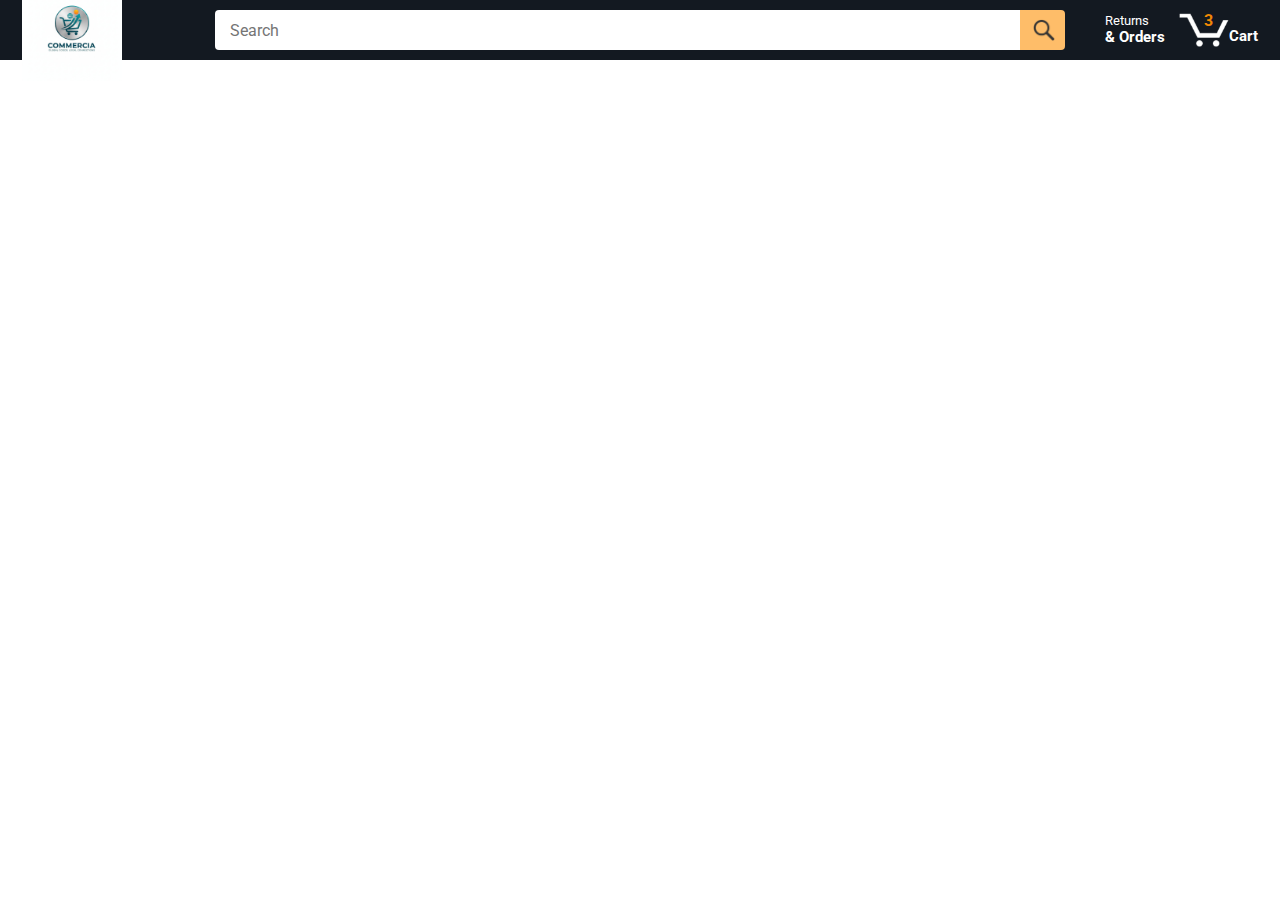
<file: index.html>
<!DOCTYPE html>
<html>
  <head>
    <title>Amazon Project</title>

    <!-- This code is needed for responsive design to work.
      (Responsive design = make the website look good on
      smaller screen sizes like a phone or a tablet). -->
    <meta name="viewport" content="width=device-width, initial-scale=1">

    <!-- Load a font called Roboto from Google Fonts. -->
    <link rel="preconnect" href="https://fonts.googleapis.com">
    <link rel="preconnect" href="https://fonts.gstatic.com" crossorigin>
    <link href="https://fonts.googleapis.com/css2?family=Roboto:wght@400;500;700&display=swap" rel="stylesheet">

    <!-- Here are the CSS files for this page. -->
    <link rel="stylesheet" href="styles/shared/general.css">
    <link rel="stylesheet" href="styles/shared/amazon-header.css">
    <link rel="stylesheet" href="styles/pages/amazon.css">
  </head>
  <body>
    <div class="amazon-header">
      <div class="amazon-header-left-section">
        <a href="amazon.html" class="header-link">
          <img class="amazon-logo"
            src="images/vijeth.jpg">
          <img class="amazon-mobile-logo"
            src="images/amazon-mobile-logo-white.png">
        </a>
      </div>

      <div class="amazon-header-middle-section">
        <input class="search-bar" type="text" placeholder="Search">

        <button class="search-button">
          <img class="search-icon" src="images/icons/search-icon.png">
        </button>
      </div>

      <div class="amazon-header-right-section">
        <a class="orders-link header-link" href="orders.html">
          <span class="returns-text">Returns</span>
          <span class="orders-text">& Orders</span>
        </a>

        <a class="cart-link header-link" href="checkout.html">
          <img class="cart-icon" src="images/icons/cart-icon.png">
          <div class="cart-quantity js-cart-quantity">3</div>
          <div class="cart-text">Cart</div>
        </a>
      </div>
    </div>
    
    <div class="main">
      <div class="products-grid js-products-grid">     
      </div>
    </div>
    <script type="module" src="Scripts/Amazon.js"></script>
  </body>
</html>
</file>
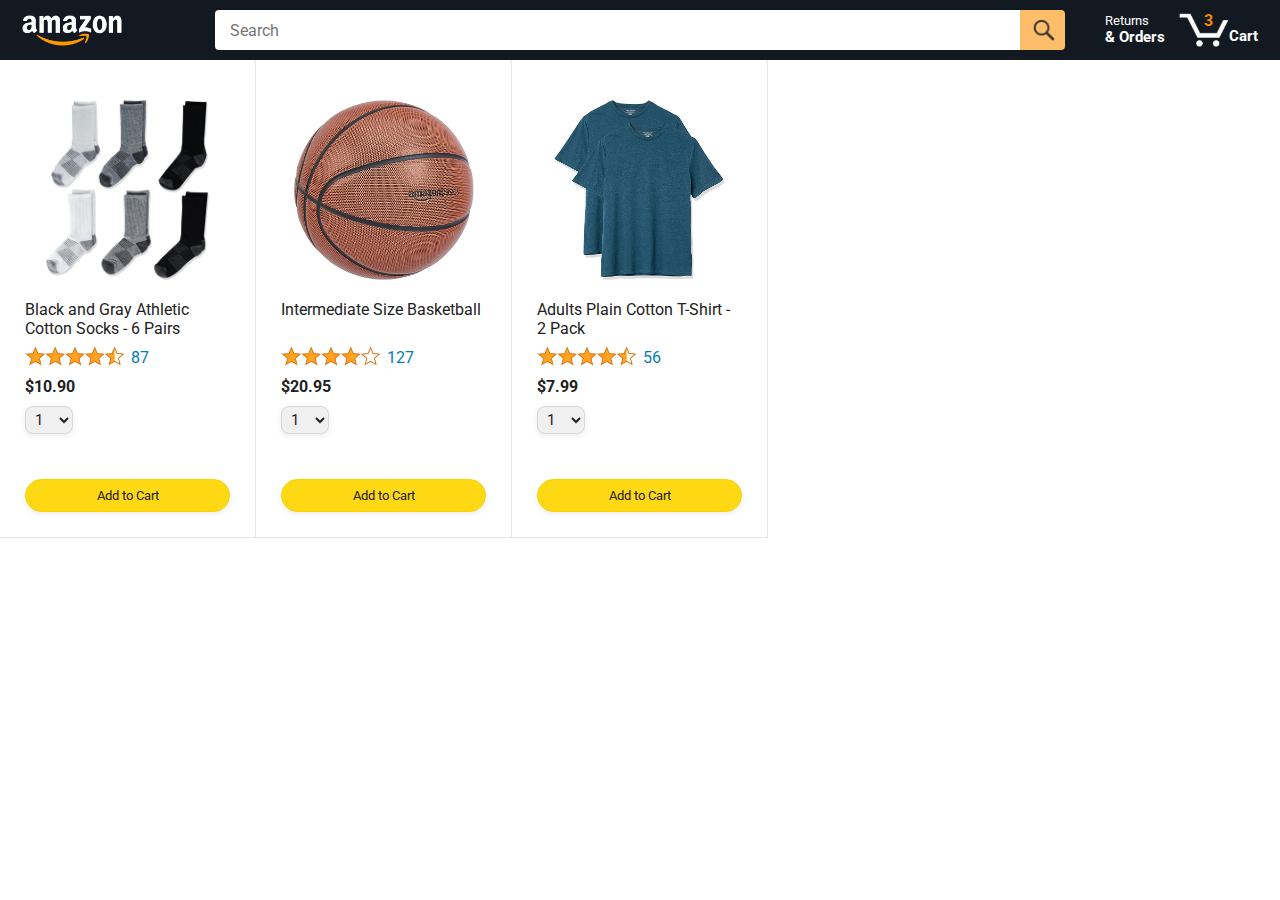
<file: amazon.html>
<!DOCTYPE html>
<html>
  <head>
    <title>Amazon Project</title>

    <!-- This code is needed for responsive design to work.
      (Responsive design = make the website look good on
      smaller screen sizes like a phone or a tablet). -->
    <meta name="viewport" content="width=device-width, initial-scale=1">

    <!-- Load a font called Roboto from Google Fonts. -->
    <link rel="preconnect" href="https://fonts.googleapis.com">
    <link rel="preconnect" href="https://fonts.gstatic.com" crossorigin>
    <link href="https://fonts.googleapis.com/css2?family=Roboto:wght@400;500;700&display=swap" rel="stylesheet">

    <!-- Here are the CSS files for this page. -->
    <link rel="stylesheet" href="styles/shared/general.css">
    <link rel="stylesheet" href="styles/shared/amazon-header.css">
    <link rel="stylesheet" href="styles/pages/amazon.css">
  </head>
  <body>
    <div class="amazon-header">
      <div class="amazon-header-left-section">
        <a href="amazon.html" class="header-link">
          <img class="amazon-logo"
            src="images/amazon-logo-white.png">
          <img class="amazon-mobile-logo"
            src="images/amazon-mobile-logo-white.png">
        </a>
      </div>

      <div class="amazon-header-middle-section">
        <input class="search-bar" type="text" placeholder="Search">

        <button class="search-button">
          <img class="search-icon" src="images/icons/search-icon.png">
        </button>
      </div>

      <div class="amazon-header-right-section">
        <a class="orders-link header-link" href="orders.html">
          <span class="returns-text">Returns</span>
          <span class="orders-text">& Orders</span>
        </a>

        <a class="cart-link header-link" href="checkout.html">
          <img class="cart-icon" src="images/icons/cart-icon.png">
          <div class="cart-quantity">3</div>
          <div class="cart-text">Cart</div>
        </a>
      </div>
    </div>
    
    <div class="main">
      <div class="products-grid">
        <div class="product-container">
          <div class="product-image-container">
            <img class="product-image"
              src="images/products/athletic-cotton-socks-6-pairs.jpg">
          </div>

          <div class="product-name limit-text-to-2-lines">
            Black and Gray Athletic Cotton Socks - 6 Pairs
          </div>

          <div class="product-rating-container">
            <img class="product-rating-stars"
              src="images/ratings/rating-45.png">
            <div class="product-rating-count link-primary">
              87
            </div>
          </div>

          <div class="product-price">
            $10.90
          </div>

          <div class="product-quantity-container">
            <select>
              <option selected value="1">1</option>
              <option value="2">2</option>
              <option value="3">3</option>
              <option value="4">4</option>
              <option value="5">5</option>
              <option value="6">6</option>
              <option value="7">7</option>
              <option value="8">8</option>
              <option value="9">9</option>
              <option value="10">10</option>
            </select>
          </div>

          <div class="product-spacer"></div>

          <div class="added-to-cart">
            <img src="images/icons/checkmark.png">
            Added
          </div>

          <button class="add-to-cart-button button-primary">
            Add to Cart
          </button>
        </div>

        <div class="product-container">
          <div class="product-image-container">
            <img class="product-image"
              src="images/products/intermediate-composite-basketball.jpg">
          </div>

          <div class="product-name limit-text-to-2-lines">
            Intermediate Size Basketball
          </div>

          <div class="product-rating-container">
            <img class="product-rating-stars"
              src="images/ratings/rating-40.png">
            <div class="product-rating-count link-primary">
              127
            </div>
          </div>

          <div class="product-price">
            $20.95
          </div>

          <div class="product-quantity-container">
            <select>
              <option selected value="1">1</option>
              <option value="2">2</option>
              <option value="3">3</option>
              <option value="4">4</option>
              <option value="5">5</option>
              <option value="6">6</option>
              <option value="7">7</option>
              <option value="8">8</option>
              <option value="9">9</option>
              <option value="10">10</option>
            </select>
          </div>

          <div class="product-spacer"></div>

          <div class="added-to-cart">
            <img src="images/icons/checkmark.png">
            Added
          </div>

          <button class="add-to-cart-button button-primary">
            Add to Cart
          </button>
        </div>

        <div class="product-container">
          <div class="product-image-container">
            <img class="product-image"
              src="images/products/adults-plain-cotton-tshirt-2-pack-teal.jpg">
          </div>

          <div class="product-name limit-text-to-2-lines">
            Adults Plain Cotton T-Shirt - 2 Pack
          </div>

          <div class="product-rating-container">
            <img class="product-rating-stars"
              src="images/ratings/rating-45.png">
            <div class="product-rating-count link-primary">
              56
            </div>
          </div>

          <div class="product-price">
            $7.99
          </div>

          <div class="product-quantity-container">
            <select>
              <option selected value="1">1</option>
              <option value="2">2</option>
              <option value="3">3</option>
              <option value="4">4</option>
              <option value="5">5</option>
              <option value="6">6</option>
              <option value="7">7</option>
              <option value="8">8</option>
              <option value="9">9</option>
              <option value="10">10</option>
            </select>
          </div>

          <div class="product-spacer"></div>

          <div class="added-to-cart">
            <img src="images/icons/checkmark.png">
            Added
          </div>

          <button class="add-to-cart-button button-primary">
            Add to Cart
          </button>
        </div>
      </div>
    </div>
  </body>
</html>
</file>
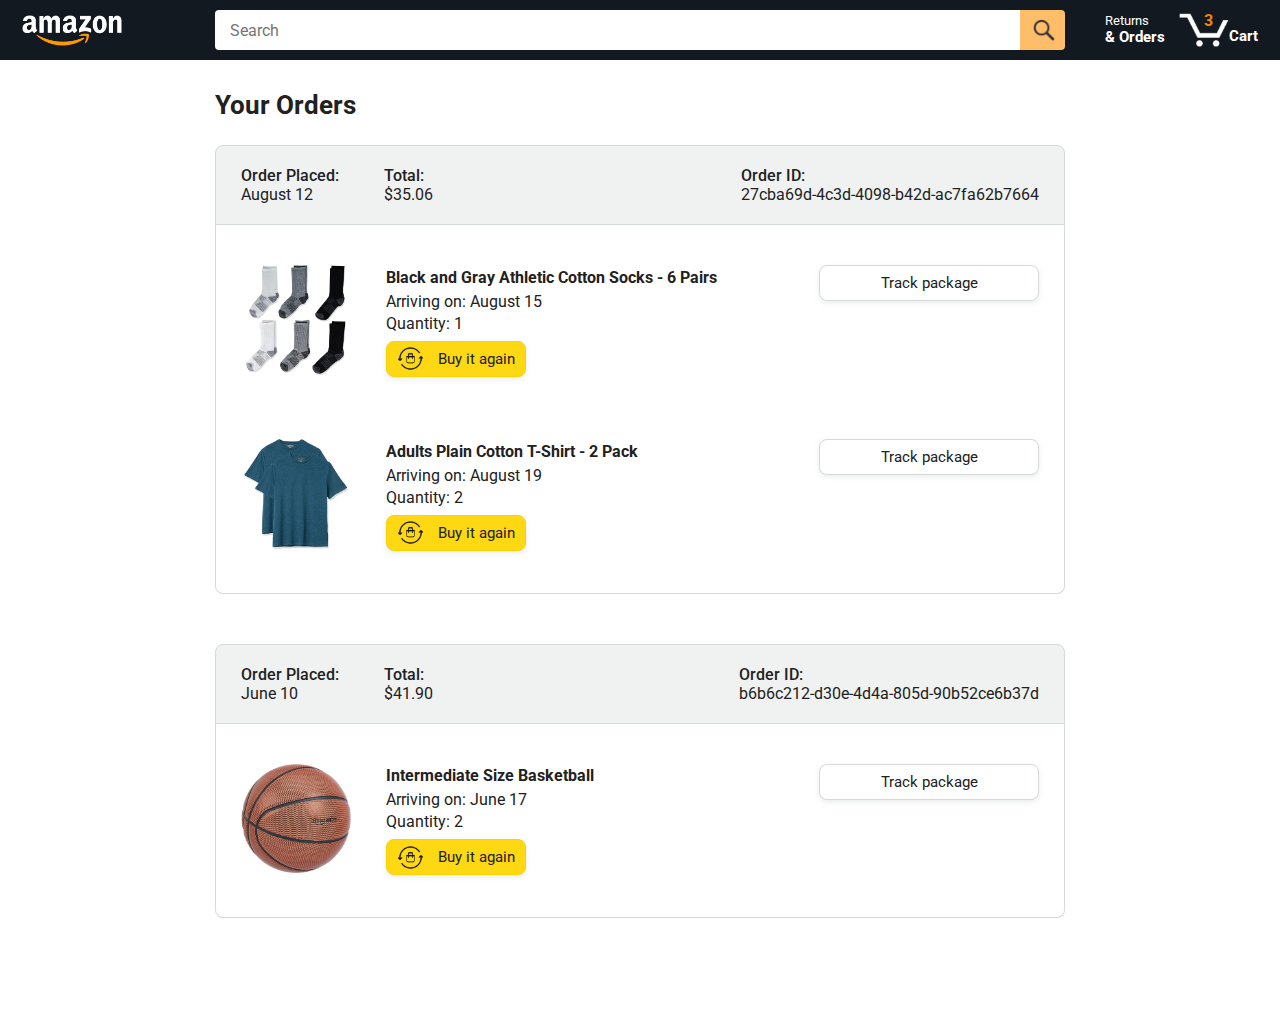
<file: orders.html>
<!DOCTYPE html>
<html>
  <head>
    <title>Orders</title>

    <!-- This code is needed for responsive design to work.
      (Responsive design = make the website look good on
      smaller screen sizes like a phone or a tablet). -->
    <meta name="viewport" content="width=device-width, initial-scale=1">

    <!-- Load a font called Roboto from Google Fonts. -->
    <link rel="preconnect" href="https://fonts.googleapis.com">
    <link rel="preconnect" href="https://fonts.gstatic.com" crossorigin>
    <link href="https://fonts.googleapis.com/css2?family=Roboto:wght@400;500;700&display=swap" rel="stylesheet">

    <!-- Here are the CSS files for this page. -->
    <link rel="stylesheet" href="styles/shared/general.css">
    <link rel="stylesheet" href="styles/shared/amazon-header.css">
    <link rel="stylesheet" href="styles/pages/orders.css">
  </head>
  <body>
    <div class="amazon-header">
      <div class="amazon-header-left-section">
        <a href="amazon.html" class="header-link">
          <img class="amazon-logo"
            src="images/amazon-logo-white.png">
          <img class="amazon-mobile-logo"
            src="images/amazon-mobile-logo-white.png">
        </a>
      </div>

      <div class="amazon-header-middle-section">
        <input class="search-bar" type="text" placeholder="Search">

        <button class="search-button">
          <img class="search-icon" src="images/icons/search-icon.png">
        </button>
      </div>

      <div class="amazon-header-right-section">
        <a class="orders-link header-link" href="orders.html">
          <span class="returns-text">Returns</span>
          <span class="orders-text">& Orders</span>
        </a>

        <a class="cart-link header-link" href="checkout.html">
          <img class="cart-icon" src="images/icons/cart-icon.png">
          <div class="cart-quantity">3</div>
          <div class="cart-text">Cart</div>
        </a>
      </div>
    </div>

    <div class="main">
      <div class="page-title">Your Orders</div>

      <div class="orders-grid">
        <div class="order-container">
          
          <div class="order-header">
            <div class="order-header-left-section">
              <div class="order-date">
                <div class="order-header-label">Order Placed:</div>
                <div>August 12</div>
              </div>
              <div class="order-total">
                <div class="order-header-label">Total:</div>
                <div>$35.06</div>
              </div>
            </div>

            <div class="order-header-right-section">
              <div class="order-header-label">Order ID:</div>
              <div>27cba69d-4c3d-4098-b42d-ac7fa62b7664</div>
            </div>
          </div>

          <div class="order-details-grid">
            <div class="product-image-container">
              <img src="images/products/athletic-cotton-socks-6-pairs.jpg">
            </div>

            <div class="product-details">
              <div class="product-name">
                Black and Gray Athletic Cotton Socks - 6 Pairs
              </div>
              <div class="product-delivery-date">
                Arriving on: August 15
              </div>
              <div class="product-quantity">
                Quantity: 1
              </div>
              <button class="buy-again-button button-primary">
                <img class="buy-again-icon" src="images/icons/buy-again.png">
                <span class="buy-again-message">Buy it again</span>
              </button>
            </div>

            <div class="product-actions">
              <a href="tracking.html">
                <button class="track-package-button button-secondary">
                  Track package
                </button>
              </a>
            </div>

            <div class="product-image-container">
              <img src="images/products/adults-plain-cotton-tshirt-2-pack-teal.jpg">
            </div>

            <div class="product-details">
              <div class="product-name">
                Adults Plain Cotton T-Shirt - 2 Pack
              </div>
              <div class="product-delivery-date">
                Arriving on: August 19
              </div>
              <div class="product-quantity">
                Quantity: 2
              </div>
              <button class="buy-again-button button-primary">
                <img class="buy-again-icon" src="images/icons/buy-again.png">
                <span class="buy-again-message">Buy it again</span>
              </button>
            </div>

            <div class="product-actions">
              <a href="tracking.html">
                <button class="track-package-button button-secondary">
                  Track package
                </button>
              </a>
            </div>
          </div>
        </div>

        <div class="order-container">

          <div class="order-header">
            <div class="order-header-left-section">
              <div class="order-date">
                <div class="order-header-label">Order Placed:</div>
                <div>June 10</div>
              </div>
              <div class="order-total">
                <div class="order-header-label">Total:</div>
                <div>$41.90</div>
              </div>
            </div>

            <div class="order-header-right-section">
              <div class="order-header-label">Order ID:</div>
              <div>b6b6c212-d30e-4d4a-805d-90b52ce6b37d</div>
            </div>
          </div>

          <div class="order-details-grid">
            <div class="product-image-container">
              <img src="images/products/intermediate-composite-basketball.jpg">
            </div>

            <div class="product-details">
              <div class="product-name">
                Intermediate Size Basketball
              </div>
              <div class="product-delivery-date">
                Arriving on: June 17
              </div>
              <div class="product-quantity">
                Quantity: 2
              </div>
              <button class="buy-again-button button-primary">
                <img class="buy-again-icon" src="images/icons/buy-again.png">
                <span class="buy-again-message">Buy it again</span>
              </button>
            </div>

            <div class="product-actions">
              <a href="tracking.html">
                <button class="track-package-button button-secondary">
                  Track package
                </button>
              </a>
            </div>
          </div>
        </div>
      </div>
    </div>
  </body>
</html>
</file>
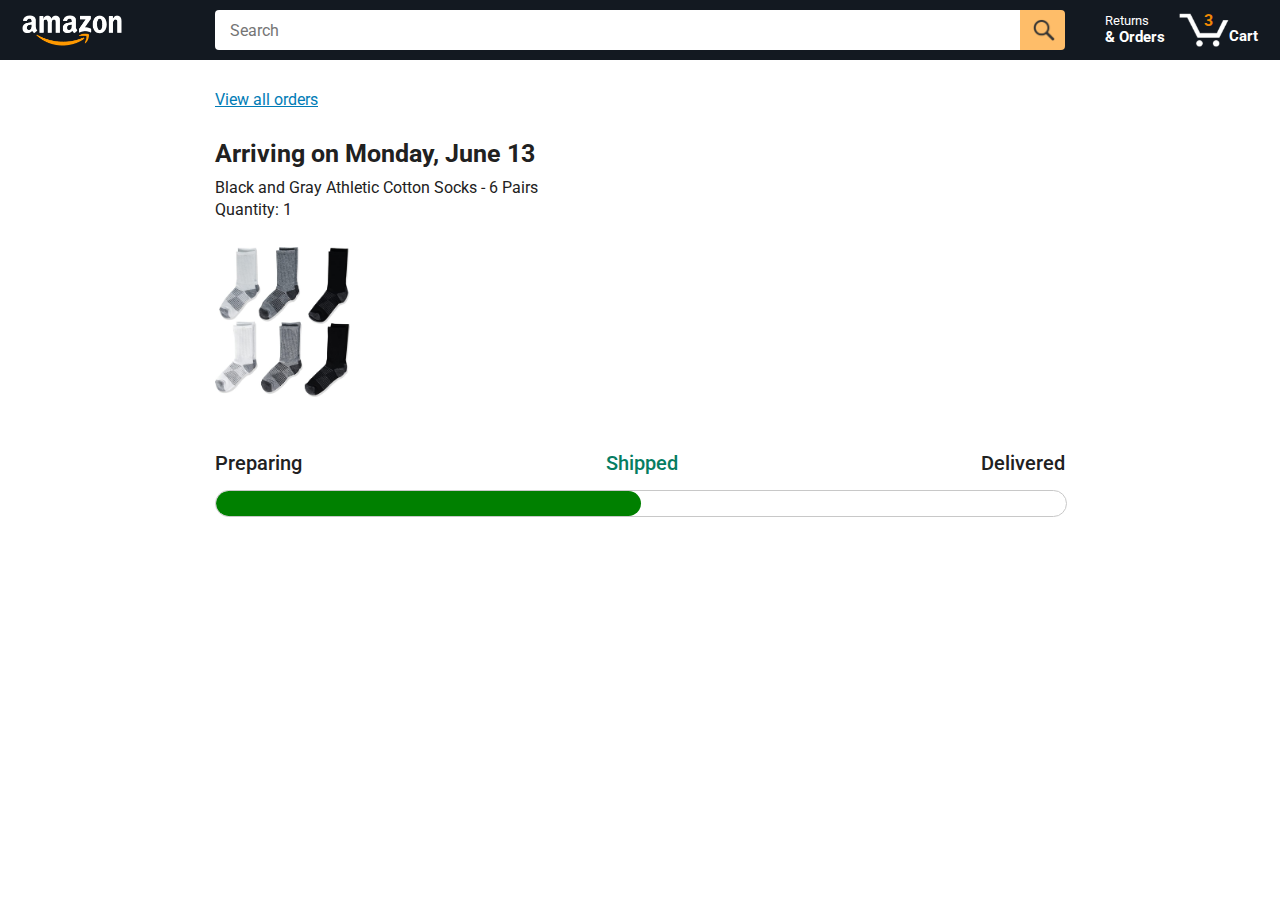
<file: tracking.html>
<!DOCTYPE html>
<html>
  <head>
    <title>Tracking</title>

    <!-- This code is needed for responsive design to work.
      (Responsive design = make the website look good on
      smaller screen sizes like a phone or a tablet). -->
    <meta name="viewport" content="width=device-width, initial-scale=1">

    <!-- Load a font called Roboto from Google Fonts. -->
    <link rel="preconnect" href="https://fonts.googleapis.com">
    <link rel="preconnect" href="https://fonts.gstatic.com" crossorigin>
    <link href="https://fonts.googleapis.com/css2?family=Roboto:wght@400;500;700&display=swap" rel="stylesheet">

    <!-- Here are the CSS files for this page. -->
    <link rel="stylesheet" href="styles/shared/general.css">
    <link rel="stylesheet" href="styles/shared/amazon-header.css">
    <link rel="stylesheet" href="styles/pages/tracking.css">
  </head>
  <body>
    <div class="amazon-header">
      <div class="amazon-header-left-section">
        <a href="amazon.html" class="header-link">
          <img class="amazon-logo"
            src="images/amazon-logo-white.png">
          <img class="amazon-mobile-logo"
            src="images/amazon-mobile-logo-white.png">
        </a>
      </div>

      <div class="amazon-header-middle-section">
        <input class="search-bar" type="text" placeholder="Search">

        <button class="search-button">
          <img class="search-icon" src="images/icons/search-icon.png">
        </button>
      </div>

      <div class="amazon-header-right-section">
        <a class="orders-link header-link" href="orders.html">
          <span class="returns-text">Returns</span>
          <span class="orders-text">& Orders</span>
        </a>

        <a class="cart-link header-link" href="checkout.html">
          <img class="cart-icon" src="images/icons/cart-icon.png">
          <div class="cart-quantity">3</div>
          <div class="cart-text">Cart</div>
        </a>
      </div>
    </div>

    <div class="main">
      <div class="order-tracking">
        <a class="back-to-orders-link link-primary" href="orders.html">
          View all orders
        </a>

        <div class="delivery-date">
          Arriving on Monday, June 13
        </div>

        <div class="product-info">
          Black and Gray Athletic Cotton Socks - 6 Pairs
        </div>

        <div class="product-info">
          Quantity: 1
        </div>

        <img class="product-image" src="images/products/athletic-cotton-socks-6-pairs.jpg">

        <div class="progress-labels-container">
          <div class="progress-label">
            Preparing
          </div>
          <div class="progress-label current-status">
            Shipped
          </div>
          <div class="progress-label">
            Delivered
          </div>
        </div>

        <div class="progress-bar-container">
          <div class="progress-bar"></div>
        </div>
      </div>
    </div>
  </body>
</html>
</file>
<file: styles/shared/general.css>
body {
  font-family: Roboto, Arial;
  color: rgb(33, 33, 33);
  /* The <body> element has a default margin of 8px
     on all sides. This removes the default margins. */
  margin: 0;
}

/* <p> elements have a default margin on the top
   and bottom. This removes the default margins. */
p {
  margin: 0;
}

button {
  cursor: pointer;
}

select {
  cursor: pointer;
}

input, select, button {
  font-family: Roboto, Arial;
}

.button-primary {
  color: rgb(33, 33, 33);
  background-color: rgb(255, 216, 20);
  border: 1px solid rgb(252, 210, 0);
  border-radius: 8px;
  cursor: pointer;
  box-shadow: 0 2px 5px rgba(213, 217, 217, 0.5);
}

.button-primary:hover {
  background-color: rgb(247, 202, 0);
  border: 1px solid rgb(242, 194, 0);
}

.button-primary:active {
  background: rgb(255, 216, 20);
  border-color: rgb(252, 210, 0);
  box-shadow: none;
}

.button-secondary {
  color: rgb(33, 33, 33);
  background: white;
  border: 1px solid rgb(213, 217, 217);
  border-radius: 8px;
  cursor: pointer;
  box-shadow: 0 2px 5px rgba(213, 217, 217, 0.5);
}

.button-secondary:hover {
  background-color: rgb(247, 250, 250);
}

.button-secondary:active {
  background-color: rgb(237, 253, 255);
  box-shadow: none;
}

/* These styles will limit text to 2 lines. Anything
   beyond 2 lines will be replaced with "..."
   You can find this code by using an A.I. tool or by
   searching in Google.
   https://css-tricks.com/almanac/properties/l/line-clamp/ */
.limit-text-to-2-lines {
  display: -webkit-box;
  -webkit-line-clamp: 2;
  -webkit-box-orient: vertical;
  overflow: hidden;
}

.link-primary {
  color: rgb(1, 124, 182);
  cursor: pointer;
}

.link-primary:hover {
  color: rgb(196, 80, 0);
}

/* Styles for dropdown selectors. */
select {
  color: rgb(33, 33, 33);
  background-color: rgb(240, 240, 240);
  border: 1px solid rgb(213, 217, 217);
  border-radius: 8px;
  padding: 3px 5px;
  font-size: 15px;
  cursor: pointer;
  box-shadow: 0 2px 5px rgba(213, 217, 217, 0.5);
}

select:focus,
input:focus {
  outline: 2px solid rgb(255, 153, 0);
}
</file>
<file: styles/shared/amazon-header.css>
.amazon-header {
  background-color: rgb(19, 25, 33);
  color: white;
  padding-left: 15px;
  padding-right: 15px;

  display: flex;
  align-items: center;
  justify-content: space-between;

  position: fixed;
  top: 0;
  left: 0;
  right: 0;
  height: 60px;
}

.amazon-header-left-section {
  width: 180px;
}

@media (max-width: 800px) {
  .amazon-header-left-section {
    width: unset;
  }
}

.header-link {
  display: inline-block;
  padding: 6px;
  border-radius: 2px;
  cursor: pointer;
  text-decoration: none;
  border: 1px solid rgba(0, 0, 0, 0);
}

.header-link:hover {
  border: 1px solid white;
}

.amazon-logo {
  width: 100px;
  margin-top: 5px;
}

.amazon-mobile-logo {
  display: none;
}

@media (max-width: 575px) {
  .amazon-logo {
    display: none;
  }

  .amazon-mobile-logo {
    display: block;
    height: 35px;
    margin-top: 5px;
  }
}

.amazon-header-middle-section {
  flex: 1;
  max-width: 850px;
  margin-left: 10px;
  margin-right: 10px;
  display: flex;
}

.search-bar {
  flex: 1;
  width: 0;
  font-size: 16px;
  height: 38px;
  padding-left: 15px;
  border: none;
  border-top-left-radius: 4px;
  border-bottom-left-radius: 4px;
  border-top-right-radius: 0;
  border-bottom-right-radius: 0;
}

.search-button {
  background-color: rgb(254, 189, 105);
  border: none;
  width: 45px;
  height: 40px;
  border-top-right-radius: 4px;
  border-bottom-right-radius: 4px;
  flex-shrink: 0;
}

.search-icon {
  height: 22px;
  margin-left: 2px;
  margin-top: 3px;
}

.amazon-header-right-section {
  width: 180px;
  flex-shrink: 0;
  display: flex;
  justify-content: end;
}

.orders-link {
  color: white;
}

.returns-text {
  display: block;
  font-size: 13px;
}

.orders-text {
  display: block;
  font-size: 15px;
  font-weight: 700;
}

.cart-link {
  color: white;
  display: flex;
  align-items: center;
  position: relative;
}

.cart-icon {
  width: 50px;
}

.cart-text {
  margin-top: 12px;
  font-size: 15px;
  font-weight: 700;
}

.cart-quantity {
  color: rgb(240, 136, 4);
  font-size: 16px;
  font-weight: 700;

  position: absolute;
  top: 4px;
  left: 22px;
  
  width: 26px;
  text-align: center;
}
</file>
<file: styles/pages/amazon.css>
.main {
  margin-top: 60px;
}

.products-grid {
  display: grid;

  /* - In CSS Grid, 1fr means a column will take up the
       remaining space in the grid.
     - If we write 1fr 1fr ... 1fr; 8 times, this will
       divide the grid into 8 columns, each taking up an
       equal amount of the space.
     - repeat(8, 1fr); is a shortcut for repeating "1fr"
       8 times (instead of typing out "1fr" 8 times).
       repeat(...) is a special property that works with
       display: grid; */
  grid-template-columns: repeat(8, 1fr);
}

/* @media is used to create responsive design (making the
   website look good on any screen size). This @media
   means when the screen width is 2000px or less, we
   will divide the grid into 7 columns instead of 8. */
@media (max-width: 2000px) {
  .products-grid {
    grid-template-columns: repeat(7, 1fr);
  }
}

/* This @media means when the screen width is 1600px or
   less, we will divide the grid into 6 columns. */
@media (max-width: 1600px) {
  .products-grid {
    grid-template-columns: repeat(6, 1fr);
  }
}

@media (max-width: 1300px) {
  .products-grid {
    grid-template-columns: repeat(5, 1fr);
  }
}

@media (max-width: 1000px) {
  .products-grid {
    grid-template-columns: repeat(4, 1fr);
  }
}

@media (max-width: 800px) {
  .products-grid {
    grid-template-columns: repeat(3, 1fr);
  }
}

@media (max-width: 575px) {
  .products-grid {
    grid-template-columns: repeat(2, 1fr);
  }
}

@media (max-width: 450px) {
  .products-grid {
    grid-template-columns: 1fr;
  }
}

.product-container {
  padding-top: 40px;
  padding-bottom: 25px;
  padding-left: 25px;
  padding-right: 25px;

  border-right: 1px solid rgb(231, 231, 231);
  border-bottom: 1px solid rgb(231, 231, 231);

  display: flex;
  flex-direction: column;
}

.product-image-container {
  display: flex;
  justify-content: center;
  align-items: center;

  height: 180px;
  margin-bottom: 20px;
}

.product-image {
  /* Images will overflow their container by default. To
    prevent this, we set max-width and max-height to 100%
    so they stay inside their container. */
  max-width: 100%;
  max-height: 100%;
}

.product-name {
  height: 40px;
  margin-bottom: 5px;
}

.product-rating-container {
  display: flex;
  align-items: center;
  margin-bottom: 10px;
}

.product-rating-stars {
  width: 100px;
  margin-right: 6px;
}

.product-rating-count {
  color: rgb(1, 124, 182);
  cursor: pointer;
  margin-top: 3px;
}

.product-price {
  font-weight: 700;
  margin-bottom: 10px;
}

.product-quantity-container {
  margin-bottom: 17px;
}

.product-spacer {
  flex: 1;
}

.added-to-cart {
  color: rgb(6, 125, 98);
  font-size: 16px;

  display: flex;
  align-items: center;
  margin-bottom: 8px;

  /* At first, the "Added to cart" message will
     be invisible. Use JavaScript to change the
     opacity and make it visible. */
  opacity: 0;
}

.added-to-cart img {
  height: 20px;
  margin-right: 5px;
}

.add-to-cart-button {
  width: 100%;
  padding: 8px;
  border-radius: 50px;
}
</file>
<file: styles/pages/orders.css>
.main {
  max-width: 850px;
  margin-top: 90px;
  margin-bottom: 100px;
  padding-left: 20px;
  padding-right: 20px;

  /* margin-left: auto;
     margin-right auto;
     Is a trick for centering an element horizontally
     without needing a container. */
  margin-left: auto;
  margin-right: auto;
}

.page-title {
  font-weight: 700;
  font-size: 26px;
  margin-bottom: 25px;
}

.orders-grid {
  display: grid;
  grid-template-columns: 1fr;
  row-gap: 50px;
}

.order-header {
  background-color: rgb(240, 242, 242);
  border: 1px solid rgb(213, 217, 217);

  display: flex;
  align-items: center;
  justify-content: space-between;

  padding: 20px 25px;
  border-top-left-radius: 8px;
  border-top-right-radius: 8px;
}

.order-header-left-section {
  display: flex;
  flex-shrink: 0;
}

.order-header-label {
  font-weight: 500;
}

.order-date,
.order-total {
  margin-right: 45px;
}

.order-header-right-section {
  flex-shrink: 1;
}

@media (max-width: 575px) {
  .order-header {
    flex-direction: column;
    align-items: start;
    line-height: 23px;
    padding: 15px;
  }

  .order-header-left-section {
    flex-direction: column;
  }

  .order-header-label {
    margin-right: 5px;
  }

  .order-date,
  .order-total {
    display: grid;
    grid-template-columns: auto 1fr;
    margin-right: 0;
  }

  .order-header-right-section {
    display: grid;
    grid-template-columns: auto 1fr;
  }
}

.order-details-grid {
  padding: 40px 25px;
  border: 1px solid rgb(213, 217, 217);
  border-top: none;
  border-bottom-left-radius: 8px;
  border-bottom-right-radius: 8px;

  display: grid;
  grid-template-columns: 110px 1fr 220px;
  column-gap: 35px;
  row-gap: 60px;
  align-items: center;
}

@media (max-width: 800px) {
  .order-details-grid {
    grid-template-columns: 110px 1fr;
    row-gap: 0;
    padding-bottom: 8px;
  }
}

@media (max-width: 450px) {
  .order-details-grid {
    grid-template-columns: 1fr;
  }
}

.product-image-container {
  text-align: center;
}

.product-image-container img {
  max-width: 110px;
  max-height: 110px;
}

.product-name {
  font-weight: 700;
  margin-bottom: 5px;
}

.product-delivery-date {
  margin-bottom: 3px;
}

.product-quantity {
  margin-bottom: 8px;
}

.buy-again-button {
  font-size: 15px;
  width: 140px;
  height: 36px;
  border-radius: 8px;

  display: flex;
  align-items: center;
  justify-content: center;
}

.buy-again-icon {
  width: 25px;
  margin-right: 15px;
}

.product-actions {
  align-self: start;
}

.track-package-button {
  width: 100%;
  font-size: 15px;
  padding: 8px;
}

@media (max-width: 800px) {
  .buy-again-button {
    margin-bottom: 10px;
  }

  .product-actions {
    /* grid-column: 2 means this element will be placed
       in column 2 in the grid. (Normally, the column that
       an element is placed in is determined by the order
       of the elements in the HTML. grid-column overrides
       this default ordering). */
    grid-column: 2;
    margin-bottom: 30px;
  }

  .track-package-button {
    width: 140px;
  }
}

@media (max-width: 450px) {
  .product-image-container {
    text-align: center;
    margin-bottom: 25px;
  }

  .product-image-container img {
    max-width: 150px;
    max-height: 150px;
  }

  .product-name {
    margin-bottom: 10px;
  }

  .product-quantity {
    margin-bottom: 15px;
  }

  .buy-again-button {
    width: 100%;
    margin-bottom: 15px;
  }

  .product-actions {
    /* grid-column: auto; undos grid-column: 2; from above.
       This element will now be placed in its normal column
       in the grid. */
    grid-column: auto;
    margin-bottom: 70px;
  }

  .track-package-button {
    width: 100%;
    padding: 12px;
  }
}
</file>
<file: styles/pages/tracking.css>
.main {
  max-width: 850px;
  margin-top: 90px;
  margin-bottom: 100px;
  padding-left: 30px;
  padding-right: 30px;

  /* margin-left: auto;
     margin-right auto;
     Is a trick for centering an element horizontally
     without needing a container. */
  margin-left: auto;
  margin-right: auto;
}

.back-to-orders-link {
  display: inline-block;
  margin-bottom: 30px;
}

.delivery-date {
  font-size: 25px;
  font-weight: 700;
  margin-bottom: 10px;
}

.product-info {
  margin-bottom: 3px;
}

.product-image {
  max-width: 150px;
  max-height: 150px;
  margin-top: 25px;
  margin-bottom: 50px;
}

.progress-labels-container {
  display: flex;
  justify-content: space-between;
  font-size: 20px;
  font-weight: 500;
  margin-bottom: 15px;
}

.current-status {
  color: rgb(6, 125, 98);
}

@media (max-width: 575px) {
  .progress-labels-container {
    font-size: 16px;
  }
}

@media (max-width: 450px) {
  .progress-labels-container {
    flex-direction: column;
    margin-bottom: 5px;
  }

  .progress-label {
    margin-bottom: 3px;
  }
}

.progress-bar-container {
  height: 25px;
  width: 100%;

  border: 1px solid rgb(200, 200, 200);
  border-radius: 50px;
  overflow: hidden;
}

.progress-bar {
  height: 100%;
  background-color: green;
  border-radius: 50px;
  width: 50%;
}
</file>
